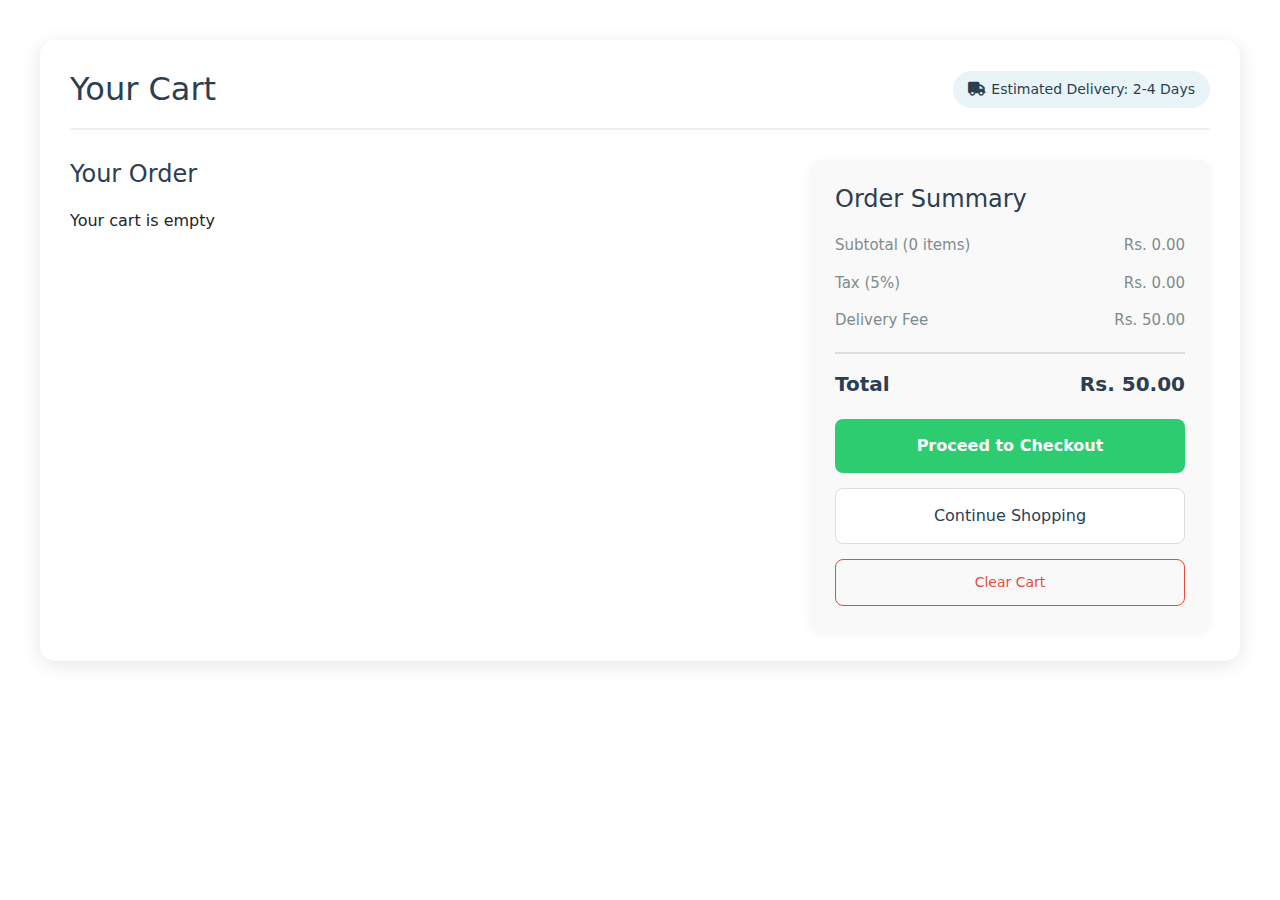
<file: cart.html>
<!DOCTYPE html>
<html lang="en">
<head>
  <meta charset="UTF-8">
  <meta name="viewport" content="width=device-width, initial-scale=1.0">
  <title>YOUR CART - SRI ANNAKAMATCHI TRADERS</title>
  <link rel="stylesheet" href="../css/cart.css">
  <link rel="icon" type="image/png" href="../image/icon.png">
  <link href="https://cdn.jsdelivr.net/npm/bootstrap@5.3.3/dist/css/bootstrap.min.css" rel="stylesheet">
  <link rel="stylesheet" href="https://cdnjs.cloudflare.com/ajax/libs/font-awesome/6.4.2/css/all.min.css">
</head>
<body>
  <div class="cart-container">
    <div class="cart-header">
      <h1>Your Cart</h1>
      <div class="delivery-time">
        <i class="fas fa-truck"></i> Estimated Delivery: 2-4 Days
      </div>
    </div>
    
    <div class="cart-content">
      <div class="cart-items">
        <h2>Your Order</h2>
        <div id="cart-items-list"></div>
      </div>
      
      <div class="order-summary">
        <h2>Order Summary</h2>
        <div class="summary-row">
          <span>Subtotal (<span id="item-count">0</span> items)</span>
          <span id="products-total">Rs. 0.00</span>
        </div>
        <div class="summary-row">
          <span>Tax (5%)</span>
          <span id="tax">Rs. 0.00</span>
        </div>
        <div class="summary-row">
          <span>Delivery Fee</span>
          <span>Rs. 50.00</span>
        </div>
        <div class="summary-row total">
          <span>Total</span>
          <span id="final-total">Rs. 0.00</span>
        </div>
        <button class="checkout-btn">Proceed to Checkout</button>
        <button class="continue-btn">Continue Shopping</button>
        <button class="clear-cart">Clear Cart</button>
      </div>
    </div>
  </div>

  <script src="../js/cart.js"></script>
</body>
</html>
</file>
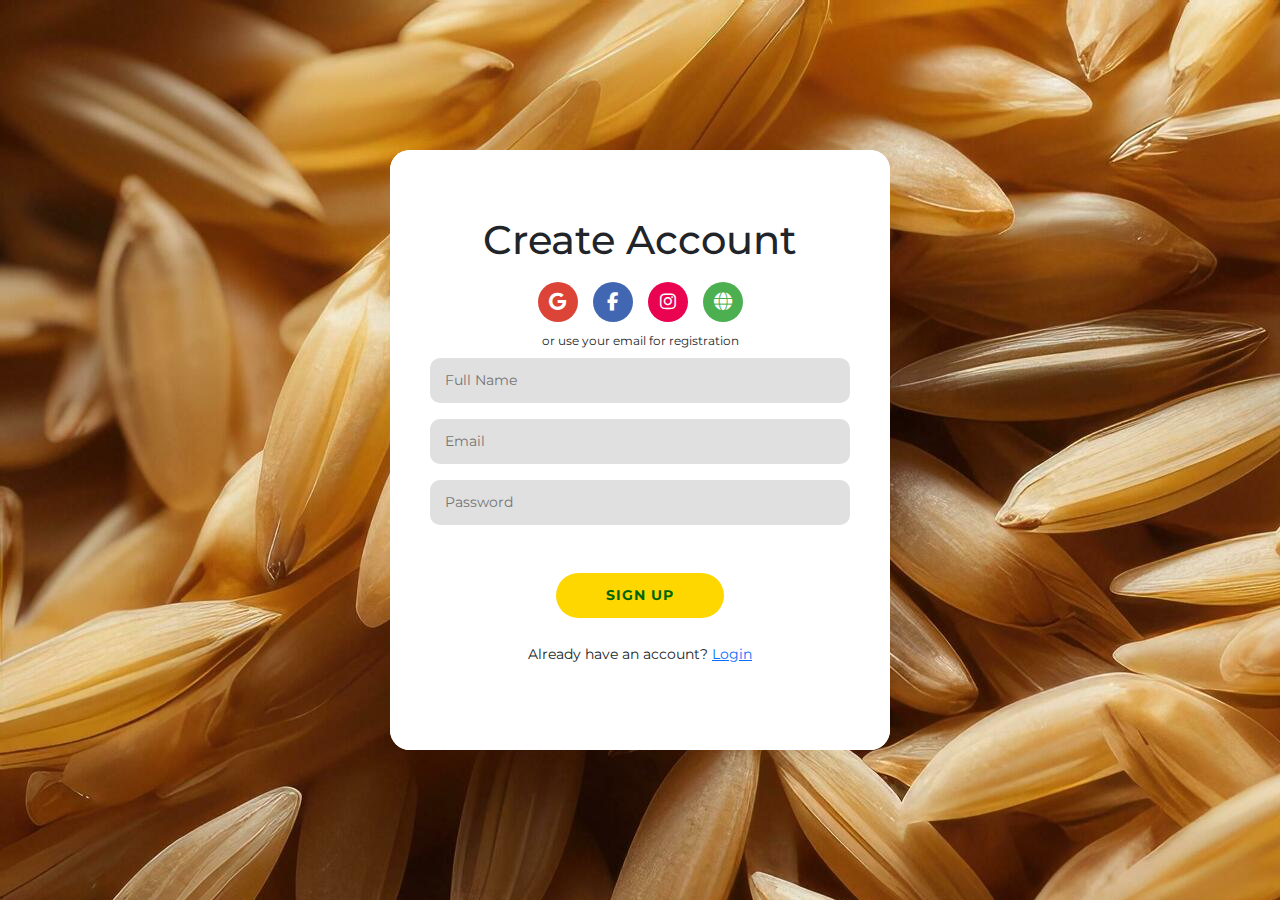
<file: login.html>
<!DOCTYPE html>
<html lang="en">
<head>
  <meta charset="UTF-8" />
  <meta name="viewport" content="width=device-width, initial-scale=1.0"/>
  <title>SIGN-UP - SRI ANNAKAMATCHI TRADERS</title>
  <link rel="icon" type="image/png" href="../image/icon.png" />
  <link rel="stylesheet" href="https://cdnjs.cloudflare.com/ajax/libs/font-awesome/6.4.2/css/all.min.css" />
  <link href="https://cdn.jsdelivr.net/npm/bootstrap@5.3.3/dist/css/bootstrap.min.css" rel="stylesheet" />
  <link rel="stylesheet" href="https://fonts.googleapis.com/css2?family=Material+Symbols+Outlined" />
  <link rel="stylesheet" href="../css/login.css" />
  <style>
    .success { color: green; margin-top: 10px; }
    .error { color: red; margin-top: 10px; }
  </style>
</head>
<body>
  <div class="container" id="container">
    <div class="form-container sign-in">
      <form id="signupForm">
        <h1>Create Account</h1>
        <div class="social-icons">
          <a href="#" class="icon google"><i class="fab fa-google"></i></a>
          <a href="#" class="icon facebook"><i class="fab fa-facebook-f"></i></a>
          <a href="#" class="icon instagram"><i class="fab fa-instagram"></i></a>
          <a href="#" class="icon website"><i class="fas fa-globe"></i></a>
        </div>
        <span>or use your email for registration</span>
        <input type="text" name="fullName" placeholder="Full Name" required />
        <input type="email" name="email" placeholder="Email" required />
        <input type="password" name="password" placeholder="Password" required />
        <button type="submit">Sign Up</button>
        <div id="message"></div>
        <p class="text-center mt-3">Already have an account? <a href="./login1.html">Login</a></p>
      </form>
    </div>
  </div>

  <script>
    document.getElementById('signupForm').addEventListener('submit', async (event) => {
      event.preventDefault();

      const formData = new FormData(event.target);
      const data = Object.fromEntries(formData.entries());

      const messageDiv = document.getElementById('message');
      messageDiv.textContent = '';
      messageDiv.className = '';

      try {
        const response = await fetch('http://localhost:5000/signup', {
          method: 'POST',
          headers: { 'Content-Type': 'application/json' },
          body: JSON.stringify(data)
        });

        const result = await response.json();

        if (response.ok) {
          messageDiv.textContent = result.message;
          messageDiv.className = 'success';
          setTimeout(() => {
            window.location.href = 'login1.html';
          }, 2000);
        } else {
          messageDiv.textContent = result.message || 'Signup failed';
          messageDiv.className = 'error';
        }
      } catch (error) {
        console.error('Error:', error);
        messageDiv.textContent = 'An error occurred. Please try again.';
        messageDiv.className = 'error';
      }
    });
  </script>

  <script src="https://cdn.jsdelivr.net/npm/bootstrap@5.3.3/dist/js/bootstrap.bundle.min.js"></script>
</body>
</html>
</file>
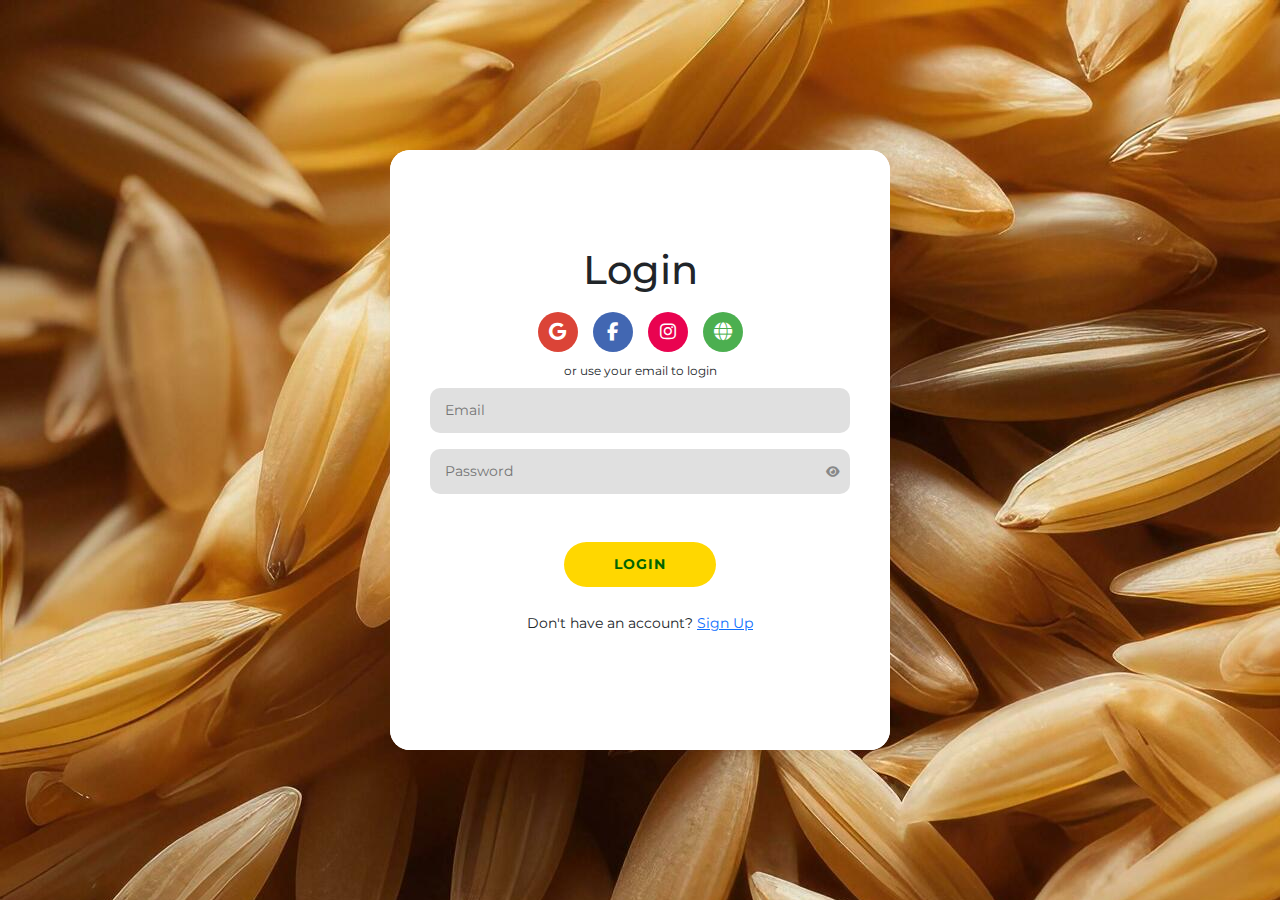
<file: login1.html>
<!DOCTYPE html>
<html lang="en">
  <head>
    <meta charset="UTF-8">
    <meta name="viewport" content="width=device-width, initial-scale=1.0">
    <link rel="stylesheet" href="https://cdnjs.cloudflare.com/ajax/libs/font-awesome/6.4.2/css/all.min.css">
    <link href="https://cdn.jsdelivr.net/npm/bootstrap@5.3.3/dist/css/bootstrap.min.css" rel="stylesheet">
    <link rel="stylesheet" href="https://fonts.googleapis.com/css2?family=Material+Symbols+Outlined:opsz,wght,FILL,GRAD@24,400,0,0">
    <link rel="stylesheet" href="https://cdnjs.cloudflare.com/ajax/libs/font-awesome/6.4.0/css/all.min.css">
    <link rel="stylesheet" href="../css/login.css">
    <title>LOGIN - SRI ANNAKAMATCHI TRADERS</title>
    <link rel="icon" type="image/png" href="../image/icon.png">
    <style>
      .success { color: green; margin-top: 10px; }
      .error { color: red; margin-top: 10px; }
    </style>
    
  </head>
  <body>
    <div class="container" id="container">
      <div class="form-container sign-in">
        <form id="loginForm">
          <h1 id="create Account">Login</h1>
          <div class="social-icons">
            <a href="#" class="icon google"><i class="fab fa-google"></i></a>
            <a href="#" class="icon facebook"><i class="fab fa-facebook-f"></i></a>
            <a href="#" class="icon instagram"><i class="fab fa-instagram"></i></a>
            <a href="#" class="icon website"><i class="fas fa-globe"></i></a>
          </div>
          <span>or use your email to login</span>
          <input type="email" name="email" placeholder="Email" required>
          <div style="position: relative;">
            <input type="password" name="password" id="password" placeholder="Password" required>
            <span id="togglePassword" class="toggle-password">
              <i class="fas fa-eye"></i>
            </span>
          </div>
          <button type="submit">Login</button>
          <div id="message"></div> <!-- Message will appear here -->
          <p class="text-center mt-3">
            Don't have an account? <a href="./login.html">Sign Up</a>
          </p>
        </form>
      </div>
    </div>
    <script src="../js/login1.js"></script>
    <script src="../js/login1.js"></script>   
    <script>
      document.getElementById('loginForm').addEventListener('submit', async (event) => {
        event.preventDefault(); // Prevent form from refreshing the page

        const formData = new FormData(event.target);
        const data = Object.fromEntries(formData.entries());

        const messageDiv = document.getElementById('message'); // Target the message div
        messageDiv.textContent = ''; // Clear any previous message

        try {
            const response = await fetch('http://localhost:5000/login1', {
                method: 'POST',
                headers: { 'Content-Type': 'application/json' },
                body: JSON.stringify(data),
            });

            const result = await response.json();

            if (response.ok) {
                messageDiv.textContent = result.message; // Display success message
                messageDiv.className = 'success'; // Add success class for styling
                setTimeout(() => {
                    window.location.href = 'index.html'; // Redirect after 2 seconds
                }, 2000);
            } else {
                messageDiv.textContent = result.message; // Display error message
                messageDiv.className = 'error'; // Add error class for styling
            }
        } catch (error) {
            console.error('Error:', error);
            messageDiv.textContent = 'An error occurred. Please try again.';
            messageDiv.className = 'error';
        }
      });

      // Show/Hide Password Logic
      const passwordInput = document.getElementById('password');
      const togglePassword = document.getElementById('togglePassword');

      togglePassword.addEventListener('click', () => {
          const type = passwordInput.getAttribute('type') === 'password' ? 'text' : 'password';
          passwordInput.setAttribute('type', type);
          togglePassword.innerHTML = type === 'password' 
              ? '<i class="fas fa-eye"></i>' 
              : '<i class="fas fa-eye-slash"></i>';
      });
    </script>
  </body>
</html>
</file>
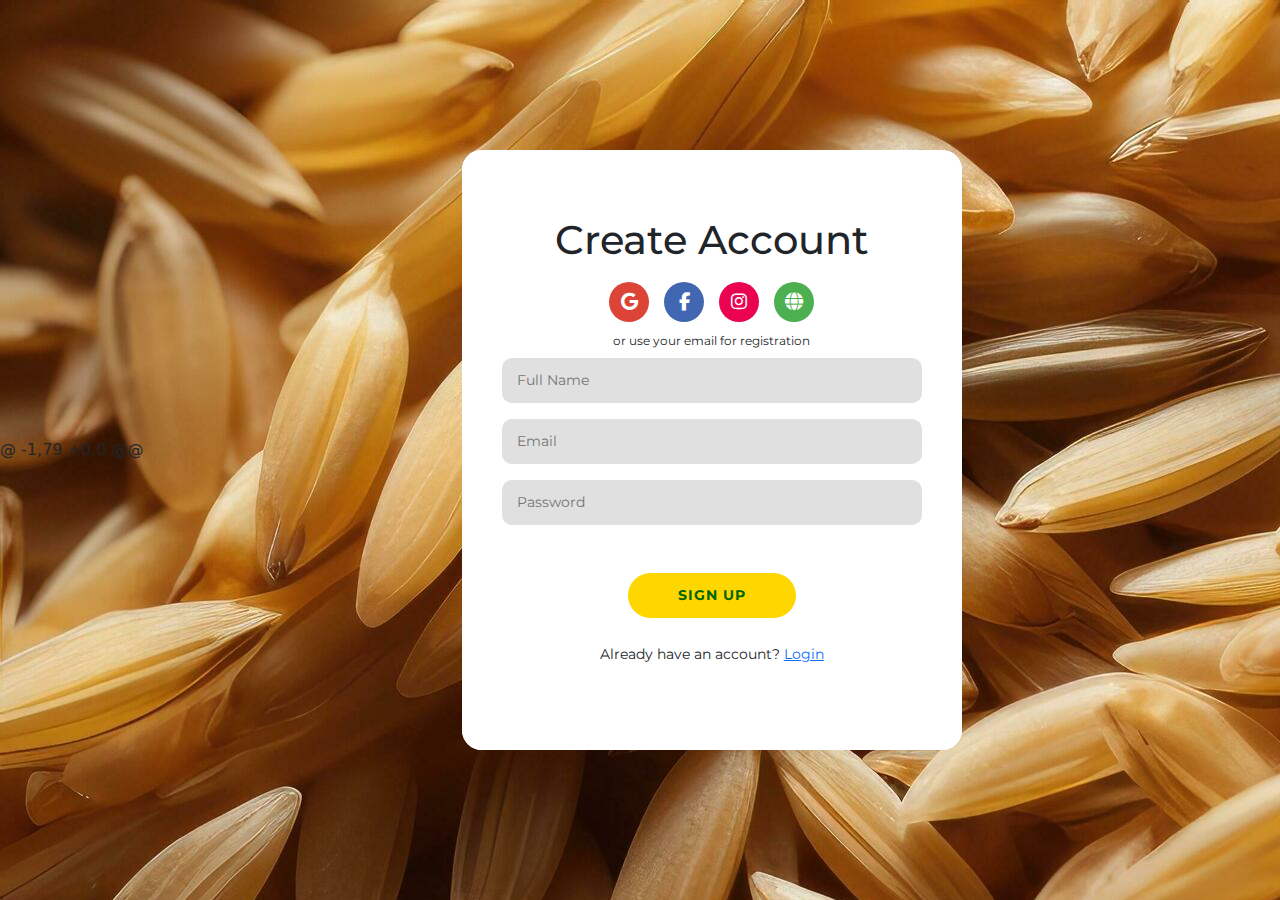
<file: public/login.html>
@ -1,79 +0,0 @@
<!DOCTYPE html>
<html lang="en">
<head>
  <meta charset="UTF-8" />
  <meta name="viewport" content="width=device-width, initial-scale=1.0"/>
  <title>SIGN-UP - SRI ANNAKAMATCHI TRADERS</title>
  <link rel="icon" type="image/png" href="../image/icon.png" />
  <link rel="stylesheet" href="https://cdnjs.cloudflare.com/ajax/libs/font-awesome/6.4.2/css/all.min.css" />
  <link href="https://cdn.jsdelivr.net/npm/bootstrap@5.3.3/dist/css/bootstrap.min.css" rel="stylesheet" />
  <link rel="stylesheet" href="https://fonts.googleapis.com/css2?family=Material+Symbols+Outlined" />
  <link rel="stylesheet" href="../css/login.css" />
  <style>
    .success { color: green; margin-top: 10px; }
    .error { color: red; margin-top: 10px; }
  </style>
</head>
<body>
  <div class="container" id="container">
    <div class="form-container sign-in">
      <form id="signupForm">
        <h1>Create Account</h1>
        <div class="social-icons">
          <a href="#" class="icon google"><i class="fab fa-google"></i></a>
          <a href="#" class="icon facebook"><i class="fab fa-facebook-f"></i></a>
          <a href="#" class="icon instagram"><i class="fab fa-instagram"></i></a>
          <a href="#" class="icon website"><i class="fas fa-globe"></i></a>
        </div>
        <span>or use your email for registration</span>
        <input type="text" name="fullName" placeholder="Full Name" required />
        <input type="email" name="email" placeholder="Email" required />
        <input type="password" name="password" placeholder="Password" required />
        <button type="submit">Sign Up</button>
        <div id="message"></div>
        <p class="text-center mt-3">Already have an account? <a href="./login1.html">Login</a></p>
      </form>
    </div>
  </div>

  <script>
    document.getElementById('signupForm').addEventListener('submit', async (event) => {
      event.preventDefault();

      const formData = new FormData(event.target);
      const data = Object.fromEntries(formData.entries());

      const messageDiv = document.getElementById('message');
      messageDiv.textContent = '';
      messageDiv.className = '';

      try {
        const response = await fetch('http://localhost:5000/signup', {
          method: 'POST',
          headers: { 'Content-Type': 'application/json' },
          body: JSON.stringify(data)
        });

        const result = await response.json();

        if (response.ok) {
          messageDiv.textContent = result.message;
          messageDiv.className = 'success';
          setTimeout(() => {
            window.location.href = 'login1.html';
          }, 2000);
        } else {
          messageDiv.textContent = result.message || 'Signup failed';
          messageDiv.className = 'error';
        }
      } catch (error) {
        console.error('Error:', error);
        messageDiv.textContent = 'An error occurred. Please try again.';
        messageDiv.className = 'error';
      }
    });
  </script>

  <script src="https://cdn.jsdelivr.net/npm/bootstrap@5.3.3/dist/js/bootstrap.bundle.min.js"></script>
</body>
</html>
</file>
<file: css/cart.css>
body {
  font-family: 'Arial', sans-serif;
  background-color: #f5f5f5;
  margin: 0;
  padding: 0;
  color: #333;
}

.cart-container {
  max-width: 1200px;
  margin: 40px auto;
  background-color: white;
  border-radius: 15px;
  box-shadow: 0 4px 20px rgba(0, 0, 0, 0.1);
  padding: 30px;
}

.cart-header {
  display: flex;
  justify-content: space-between;
  align-items: center;
  padding-bottom: 20px;
  border-bottom: 2px solid #eee;
}

.cart-header h1 {
  font-size: 32px;
  color: #2c3e50;
  margin: 0;
}

.delivery-time {
  background-color: #e8f4f8;
  padding: 8px 15px;
  border-radius: 20px;
  font-size: 14px;
  color: #2c3e50;
  display: flex;
  align-items: center;
  gap: 5px;
}

.cart-content {
  display: flex;
  gap: 40px;
  margin-top: 30px;
}

.cart-items {
  flex: 2;
}

.cart-items h2 {
  font-size: 24px;
  color: #2c3e50;
  margin-bottom: 20px;
}

.cart-item {
  display: flex;
  justify-content: space-between;
  align-items: center;
  padding: 20px;
  border-bottom: 1px solid #f0f0f0;
  background-color: #fafafa;
  border-radius: 8px;
  margin-bottom: 10px;
  transition: transform 0.2s;
}

.cart-item:hover {
  transform: translateY(-3px);
  box-shadow: 0 2px 10px rgba(0, 0, 0, 0.05);
}

.item-details {
  display: flex;
  align-items: center;
  gap: 15px;
}

.cart-item-image {
  width: 50px;
  height: 50px;
  object-fit: cover;
  border-radius: 4px;
  border: 1px solid #ddd;
}

.item-details h3 {
  font-size: 18px;
  margin: 0 0 8px 0;
  color: #2c3e50;
}

.item-details p {
  font-size: 14px;
  color: #7f8c8d;
  margin: 0;
}

.item-price {
  font-weight: bold;
  font-size: 16px;
  color: #e74c3c;
}

.item-actions {
  display: flex;
  align-items: center;
  gap: 10px;
}

.quantity-btn {
  background-color: #3498db;
  color: white;
  border: none;
  padding: 5px 10px;
  border-radius: 5px;
  cursor: pointer;
  font-size: 14px;
}

.quantity-btn:hover {
  background-color: #2980b9;
}

.remove-btn {
  background: none;
  border: none;
  color: #e74c3c;
  cursor: pointer;
  font-size: 14px;
  display: flex;
  align-items: center;
  gap: 5px;
  transition: color 0.2s;
}

.remove-btn:hover {
  color: #c0392b;
}

.order-summary {
  flex: 1;
  background-color: #f9f9f9;
  padding: 25px;
  border-radius: 10px;
  height: fit-content;
  box-shadow: 0 2px 10px rgba(0, 0, 0, 0.05);
}

.order-summary h2 {
  font-size: 24px;
  color: #2c3e50;
  margin-bottom: 20px;
}

.summary-row {
  display: flex;
  justify-content: space-between;
  margin-bottom: 15px;
  font-size: 15px;
  color: #7f8c8d;
}

.summary-row.total {
  font-weight: bold;
  font-size: 20px;
  margin: 20px 0;
  padding-top: 15px;
  border-top: 2px solid #ddd;
  color: #2c3e50;
}

.checkout-btn {
  width: 100%;
  padding: 15px;
  background-color: #2ecc71;
  color: white;
  border: none;
  border-radius: 8px;
  font-size: 16px;
  font-weight: bold;
  cursor: pointer;
  margin-bottom: 15px;
  transition: background-color 0.3s;
}

.checkout-btn:hover {
  background-color: #27ae60;
}

.continue-btn {
  width: 100%;
  padding: 15px;
  background-color: white;
  color: #2c3e50;
  border: 1px solid #ddd;
  border-radius: 8px;
  font-size: 16px;
  cursor: pointer;
  margin-bottom: 15px;
  transition: background-color 0.3s;
}

.continue-btn:hover {
  background-color: #f5f5f5;
}

.clear-cart {
  width: 100%;
  padding: 12px;
  background: none;
  border: 1px solid #e74c3c;
  color: #e74c3c;
  border-radius: 8px;
  cursor: pointer;
  font-size: 14px;
  transition: background-color 0.3s;
}

.clear-cart:hover {
  background-color: #fdeaea;
}

@media (max-width: 768px) {
  .cart-content {
    flex-direction: column;
  }

  .cart-header {
    flex-direction: column;
    gap: 10px;
  }

  .cart-item {
    flex-direction: column;
    gap: 10px;
    text-align: center;
  }

  .item-actions {
    justify-content: center;
  }
}

/* Checkout Notification Styling */
.checkout-notification {
  position: fixed;
  bottom: 20px;
  left: 50%;
  transform: translateX(-50%);
  background-color: #2ecc71; /* Green background for success */
  color: white; /* White text */
  padding: 15px 30px;
  border-radius: 5px;
  box-shadow: 0 0 10px rgba(0, 0, 0, 0.2);
  font-size: 16px;
  z-index: 1000;
  animation: fadeInOut 3s forwards;
  white-space: nowrap;
  overflow: hidden;
  text-overflow: ellipsis;
  max-width: 80%;
}

@keyframes fadeInOut {
  0% { opacity: 0; transform: translate(-50%, 20px); }
  10% { opacity: 1; transform: translate(-50%, 0); }
  90% { opacity: 1; transform: translate(-50%, 0); }
  100% { opacity: 0; transform: translate(-50%, 20px); }
}
/* Cart Notification Styles */
.cart-notification {
  position: fixed;
  bottom: 20px;
  left: 50%;
  transform: translateX(-50%);
  background-color: #4CAF50;
  color: white;
  padding: 15px 25px;
  border-radius: 4px;
  box-shadow: 0 2px 10px rgba(0,0,0,0.2);
  z-index: 1000;
  animation: slideIn 0.5s, fadeOut 0.5s 2.5s forwards;
}

@keyframes slideIn {
  from { bottom: -50px; opacity: 0; }
  to { bottom: 20px; opacity: 1; }
}

@keyframes fadeOut {
  from { opacity: 1; }
  to { opacity: 0; }
}

/* Price per kg style */
.price-per-kg {
  color: #666;
  font-size: 0.9em;
  margin-top: 5px;
}

/* Checkout notification */
.checkout-notification {
  position: fixed;
  bottom: 20px;
  left: 50%;
  transform: translateX(-50%);
  background-color: #4CAF50;
  color: white;
  padding: 15px 25px;
  border-radius: 4px;
  box-shadow: 0 2px 10px rgba(0,0,0,0.2);
  z-index: 1000;
  animation: slideIn 0.5s, fadeOut 0.5s 2.5s forwards;
}
</file>
<file: css/login.css>
@import url("https://fonts.googleapis.com/css2?family=Montserrat:wght@300;400;500;600;700&display=swap");
* {
  margin: 0;
  padding: 0;
  box-sizing: border-box;
  font-family: "Montserrat", sans-serif;
}

body {
  background-image: url('../image/home2.jpg');
  display: flex;
  align-items: center;
  justify-content: center;
  height: 100vh;
}

.container {
  background-color: #fff;
  border-radius: 20px;
  position: relative;
  overflow: hidden;
  width: 500px;
  max-width: 100%;
  min-height: 600px;
  transition: transform 0.6s ease-in-out;
}

.container p {
  font-size: 14px;
  margin: 20px 0;
}

.fa-brands {
  color: #FBC02D;
}

.container span {
  font-size: 12px;
}

.container button {
  background-color: #ffd700;
  color: #006400;
  font-size: 14px;
  padding: 12px 50px;
  border: none;
  border-radius: 25px;
  font-weight: bold;
  letter-spacing: 1px;
  text-transform: uppercase;
  margin-top: 40px;
  cursor: pointer;
  transition: all 0.3s ease-in-out;
}

.container button:hover {
  background-color: #006400;
  color: #fff;
  transform: scale(1.1);
}

.container form {
  background-color: #ffffff;
  display: flex;
  align-items: center;
  justify-content: center;
  flex-direction: column;
  padding: 0 40px;
  height: 100%;
}

.container input {
  background-color: #e0e0e0;
  border: none;
  margin: 8px 0;
  padding: 12px 15px;
  font-size: 14px;
  border-radius: 10px;
  width: 100%;
  outline: none;
  transition: all 0.3s ease-in-out;
}

.container input:focus {
  background-color: #ffffff;
  box-shadow: 0 0 10px rgba(0, 100, 0, 0.4);
}

.form-container {
  position: absolute;
  top: 0;
  height: 100%;
  transition: all 0.6s ease-in-out;
}

.sign-in {
  left: 0;
  width: 100%;
  z-index: 2;
  margin-bottom:900px;
}

.container.active .sign-in {
  transform: translateX(100%);
}

.sign-up {
  left: 0;
  width: 50%;
  opacity: 0;
  z-index: 1;
  margin-bottom:900px;
}

.container.active .sign-up {
  transform: translateX(100%);
  opacity: 1;
  z-index: 5;
  animation: fadeIn 0.6s;
}

@keyframes fadeIn {
  from {
    opacity: 0;
    transform: translateX(50px);
  }
  to {
    opacity: 1;
    transform: translateX(0);
  }
}
.social-icons {
  display: flex;
  justify-content: center;
  gap: 15px;
  margin-top: 10px;
  margin-bottom: 10px;
}

.social-icons a.icon {
  display: inline-flex;
  align-items: center;
  justify-content: center;
  width: 40px;
  height: 40px;
  border-radius: 50%;
  color: white;
  font-size: 18px;
  text-decoration: none;
  transition: all 0.3s ease;
  position: relative;
}

/* Individual icon colors */
.social-icons a.icon.google {
  background-color: #DB4437; /* Google red */
}

.social-icons a.icon.facebook {
  background-color: #4267B2; /* Facebook blue */
}

.social-icons a.icon.instagram {
  background-color: rgb(233, 3, 80)
  
}

.social-icons a.icon.website {
  background-color: #4CAF50; /* Green */
}

/* Hover effects */
.social-icons a.icon:hover {
  transform: translateY(-3px);
  box-shadow: 0 5px 15px rgba(0, 0, 0, 0.2);
}


.social-icons a.icon:hover::after {
  opacity: 1;
  visibility: visible;
  bottom: -40px;
}
#message {
    margin-top: 10px;
    font-size: 14px;
    text-align: center;
}

.success {
    color: green;
    font-weight: bold;
}

.error {
    color: red;
    font-weight: bold;
}
.toggle-password {
    cursor: pointer;
    position: absolute;
    right: 10px;
    top: 50%;
    transform: translateY(-50%);
    font-size: 18px;
    color: #888;
}

.toggle-password:hover {
    color: #333;
}

#password {
    position: relative;
    padding-right: 300px; /* Add space for the toggle button */
}
</file>
